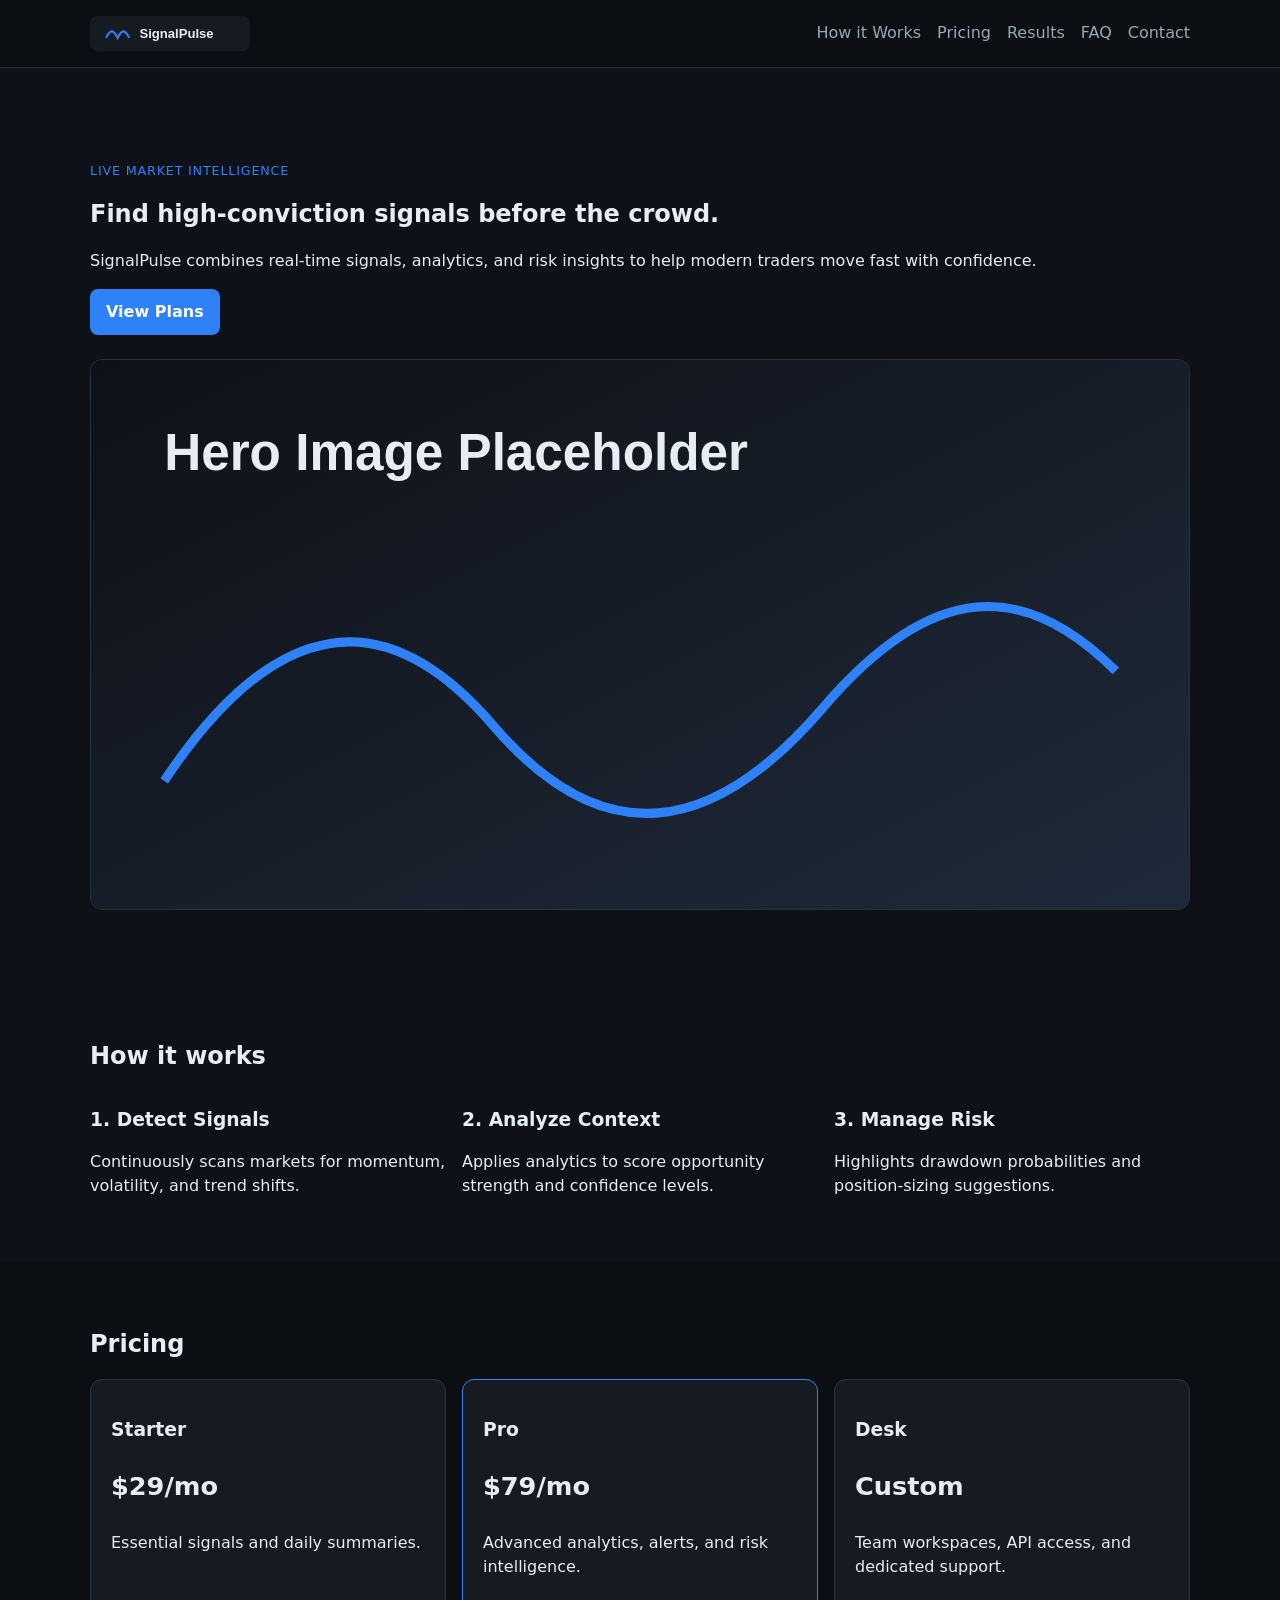
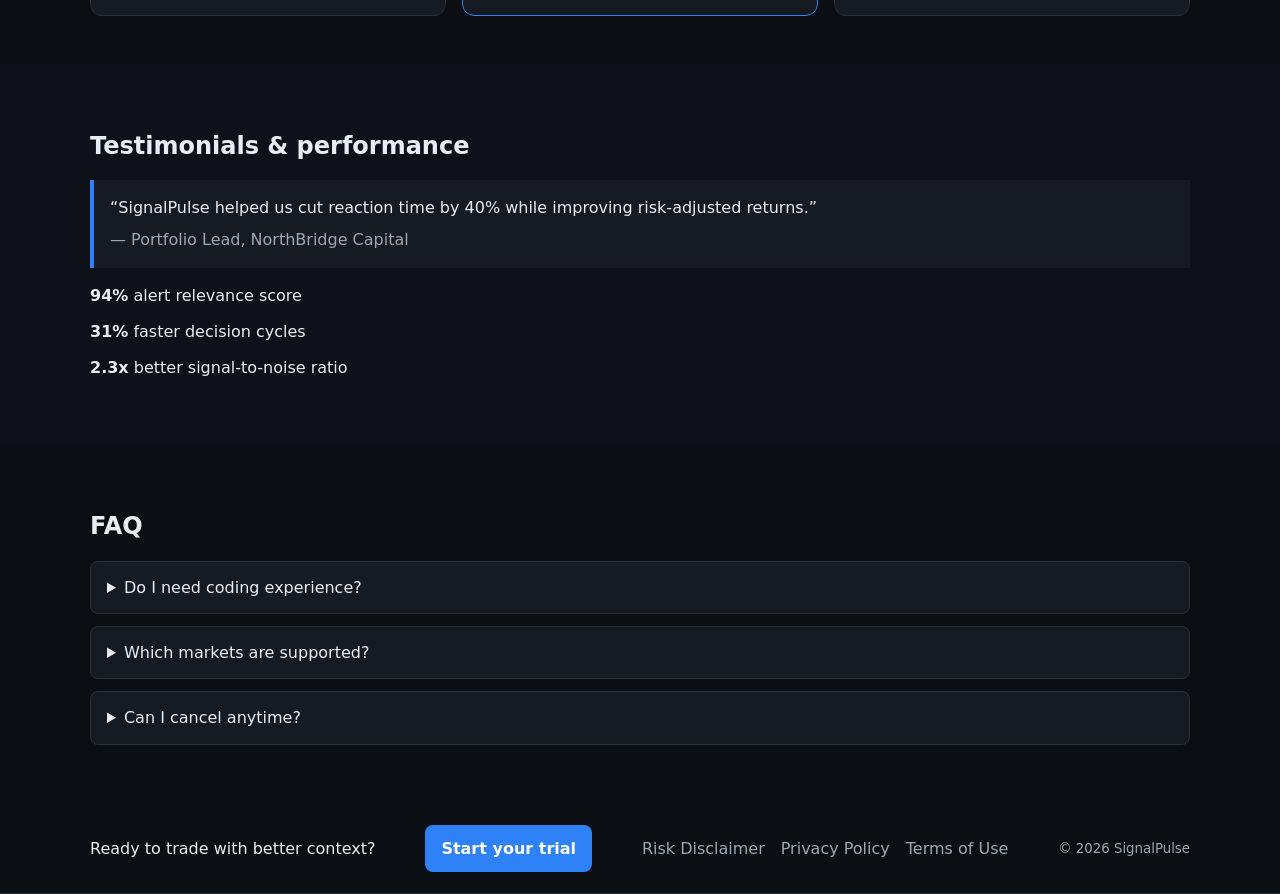
<file: index.html>
<!doctype html>
<html lang="en">
  <head>
    <meta charset="UTF-8" />
    <meta name="viewport" content="width=device-width, initial-scale=1.0" />
    <title>SignalPulse | Smarter Trading Intelligence</title>
    <link rel="stylesheet" href="styles/main.css" />
  </head>
  <body>
    <header class="site-header">
      <div class="container header-inner">
        <a class="brand" href="#top"><img src="assets/logo.svg" alt="SignalPulse" width="160" height="35" /></a>
        <nav aria-label="Primary">
          <ul class="nav-links">
            <li><a href="#how-it-works">How it Works</a></li>
            <li><a href="#pricing">Pricing</a></li>
            <li><a href="#testimonials">Results</a></li>
            <li><a href="#faq">FAQ</a></li>
            <li><a href="#contact">Contact</a></li>
          </ul>
        </nav>
      </div>
    </header>

    <main id="top">
      <section class="hero">
        <div class="container">
          <p class="eyebrow">Live market intelligence</p>
          <h1>Find high-conviction signals before the crowd.</h1>
          <p>
            SignalPulse combines real-time signals, analytics, and risk insights to
            help modern traders move fast with confidence.
          </p>
          <a class="button" href="#pricing">View Plans</a>
          <figure class="hero-image">
            <img src="assets/hero-placeholder.svg" alt="Market performance dashboard preview" />
          </figure>
        </div>
      </section>

      <section id="how-it-works" class="section">
        <div class="container">
          <h2>How it works</h2>
          <div class="grid">
            <article>
              <h3>1. Detect Signals</h3>
              <p>Continuously scans markets for momentum, volatility, and trend shifts.</p>
            </article>
            <article>
              <h3>2. Analyze Context</h3>
              <p>Applies analytics to score opportunity strength and confidence levels.</p>
            </article>
            <article>
              <h3>3. Manage Risk</h3>
              <p>Highlights drawdown probabilities and position-sizing suggestions.</p>
            </article>
          </div>
        </div>
      </section>

      <section id="pricing" class="section muted">
        <div class="container">
          <h2>Pricing</h2>
          <div class="grid plans">
            <article class="card">
              <h3>Starter</h3>
              <p class="price">$29/mo</p>
              <p>Essential signals and daily summaries.</p>
            </article>
            <article class="card featured">
              <h3>Pro</h3>
              <p class="price">$79/mo</p>
              <p>Advanced analytics, alerts, and risk intelligence.</p>
            </article>
            <article class="card">
              <h3>Desk</h3>
              <p class="price">Custom</p>
              <p>Team workspaces, API access, and dedicated support.</p>
            </article>
          </div>
        </div>
      </section>

      <section id="testimonials" class="section">
        <div class="container">
          <h2>Testimonials & performance</h2>
          <blockquote>
            “SignalPulse helped us cut reaction time by 40% while improving risk-adjusted returns.”
            <cite>— Portfolio Lead, NorthBridge Capital</cite>
          </blockquote>
          <ul class="stats" aria-label="Performance summary">
            <li><strong>94%</strong> alert relevance score</li>
            <li><strong>31%</strong> faster decision cycles</li>
            <li><strong>2.3x</strong> better signal-to-noise ratio</li>
          </ul>
        </div>
      </section>

      <section id="faq" class="section muted">
        <div class="container">
          <h2>FAQ</h2>
          <details>
            <summary>Do I need coding experience?</summary>
            <p>No. The dashboard is designed for discretionary and systematic traders alike.</p>
          </details>
          <details>
            <summary>Which markets are supported?</summary>
            <p>Equities, crypto, and major forex pairs are supported out of the box.</p>
          </details>
          <details>
            <summary>Can I cancel anytime?</summary>
            <p>Yes—plans are monthly and can be cancelled from your account settings.</p>
          </details>
        </div>
      </section>
    </main>

    <footer id="contact" class="site-footer">
      <div class="container footer-inner">
        <p>Ready to trade with better context?</p>
        <a class="button" href="mailto:hello@signalpulse.example">Start your trial</a>
        <nav aria-label="Legal">
          <ul class="nav-links footer-legal-links">
            <li><a href="risk-disclaimer.html">Risk Disclaimer</a></li>
            <li><a href="privacy-policy.html">Privacy Policy</a></li>
            <li><a href="terms.html">Terms of Use</a></li>
          </ul>
        </nav>
      </div>
    </footer>

    <script src="scripts/main.js"></script>
  </body>
</html>
</file>
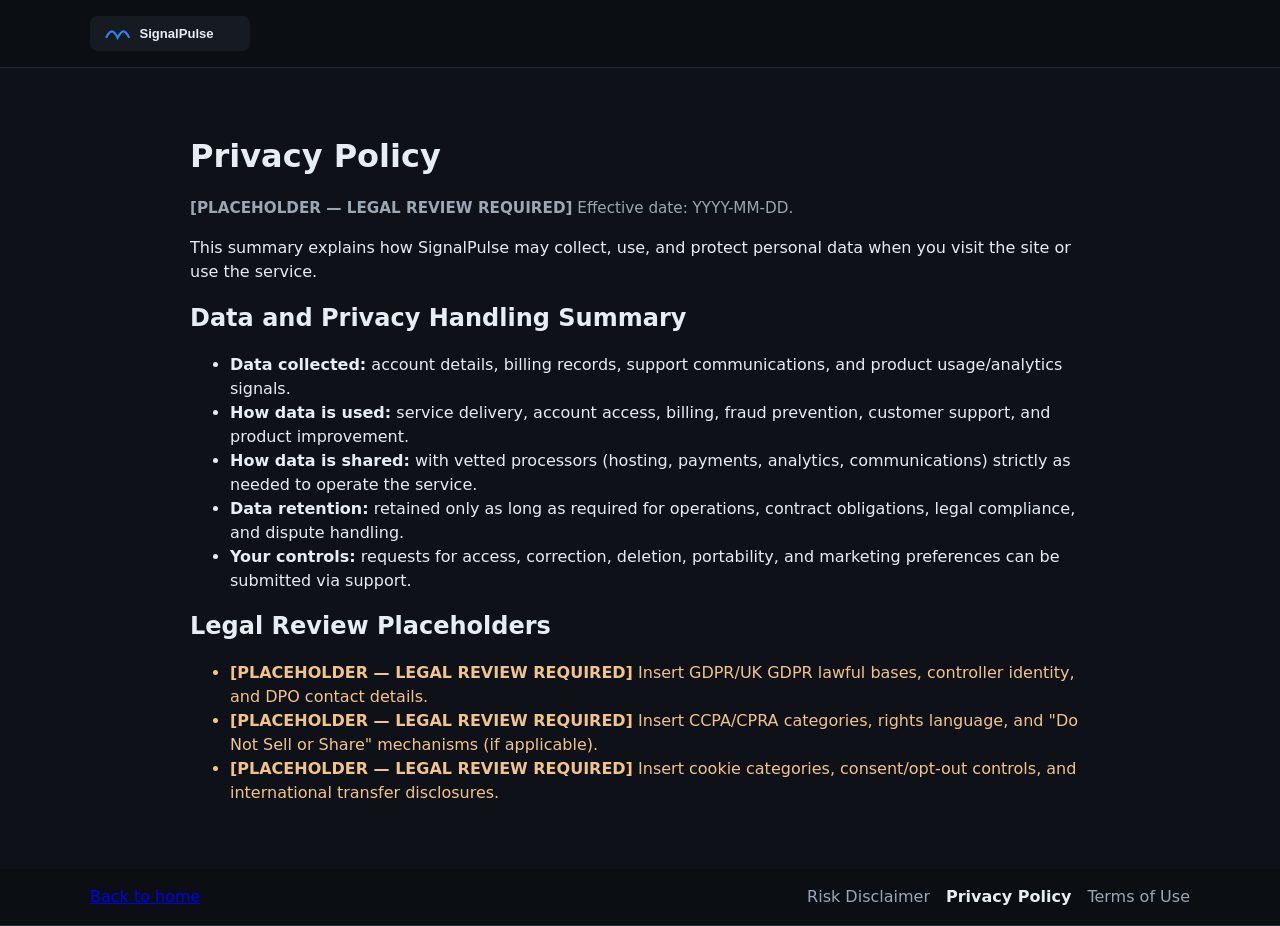
<file: privacy-policy.html>
<!doctype html>
<html lang="en">
  <head>
    <meta charset="UTF-8" />
    <meta name="viewport" content="width=device-width, initial-scale=1.0" />
    <title>Privacy Policy | SignalPulse</title>
    <link rel="stylesheet" href="styles/main.css" />
  </head>
  <body>
    <header class="site-header">
      <div class="container header-inner">
        <a class="brand" href="index.html"><img src="assets/logo.svg" alt="SignalPulse" width="160" height="35" /></a>
      </div>
    </header>

    <main class="section legal-content">
      <div class="container">
        <h1>Privacy Policy</h1>
        <p class="legal-meta"><strong>[PLACEHOLDER — LEGAL REVIEW REQUIRED]</strong> Effective date: YYYY-MM-DD.</p>
        <p>This summary explains how SignalPulse may collect, use, and protect personal data when you visit the site or use the service.</p>

        <h2>Data and Privacy Handling Summary</h2>
        <ul>
          <li><strong>Data collected:</strong> account details, billing records, support communications, and product usage/analytics signals.</li>
          <li><strong>How data is used:</strong> service delivery, account access, billing, fraud prevention, customer support, and product improvement.</li>
          <li><strong>How data is shared:</strong> with vetted processors (hosting, payments, analytics, communications) strictly as needed to operate the service.</li>
          <li><strong>Data retention:</strong> retained only as long as required for operations, contract obligations, legal compliance, and dispute handling.</li>
          <li><strong>Your controls:</strong> requests for access, correction, deletion, portability, and marketing preferences can be submitted via support.</li>
        </ul>

        <h2>Legal Review Placeholders</h2>
        <ul>
          <li class="legal-placeholder"><strong>[PLACEHOLDER — LEGAL REVIEW REQUIRED]</strong> Insert GDPR/UK GDPR lawful bases, controller identity, and DPO contact details.</li>
          <li class="legal-placeholder"><strong>[PLACEHOLDER — LEGAL REVIEW REQUIRED]</strong> Insert CCPA/CPRA categories, rights language, and "Do Not Sell or Share" mechanisms (if applicable).</li>
          <li class="legal-placeholder"><strong>[PLACEHOLDER — LEGAL REVIEW REQUIRED]</strong> Insert cookie categories, consent/opt-out controls, and international transfer disclosures.</li>
        </ul>
      </div>
    </main>

    <footer class="site-footer">
      <div class="container footer-inner">
        <a href="index.html">Back to home</a>
        <nav aria-label="Legal">
          <ul class="nav-links footer-legal-links">
            <li><a href="risk-disclaimer.html">Risk Disclaimer</a></li>
            <li><a href="privacy-policy.html" aria-current="page">Privacy Policy</a></li>
            <li><a href="terms.html">Terms of Use</a></li>
          </ul>
        </nav>
      </div>
    </footer>
  </body>
</html>
</file>
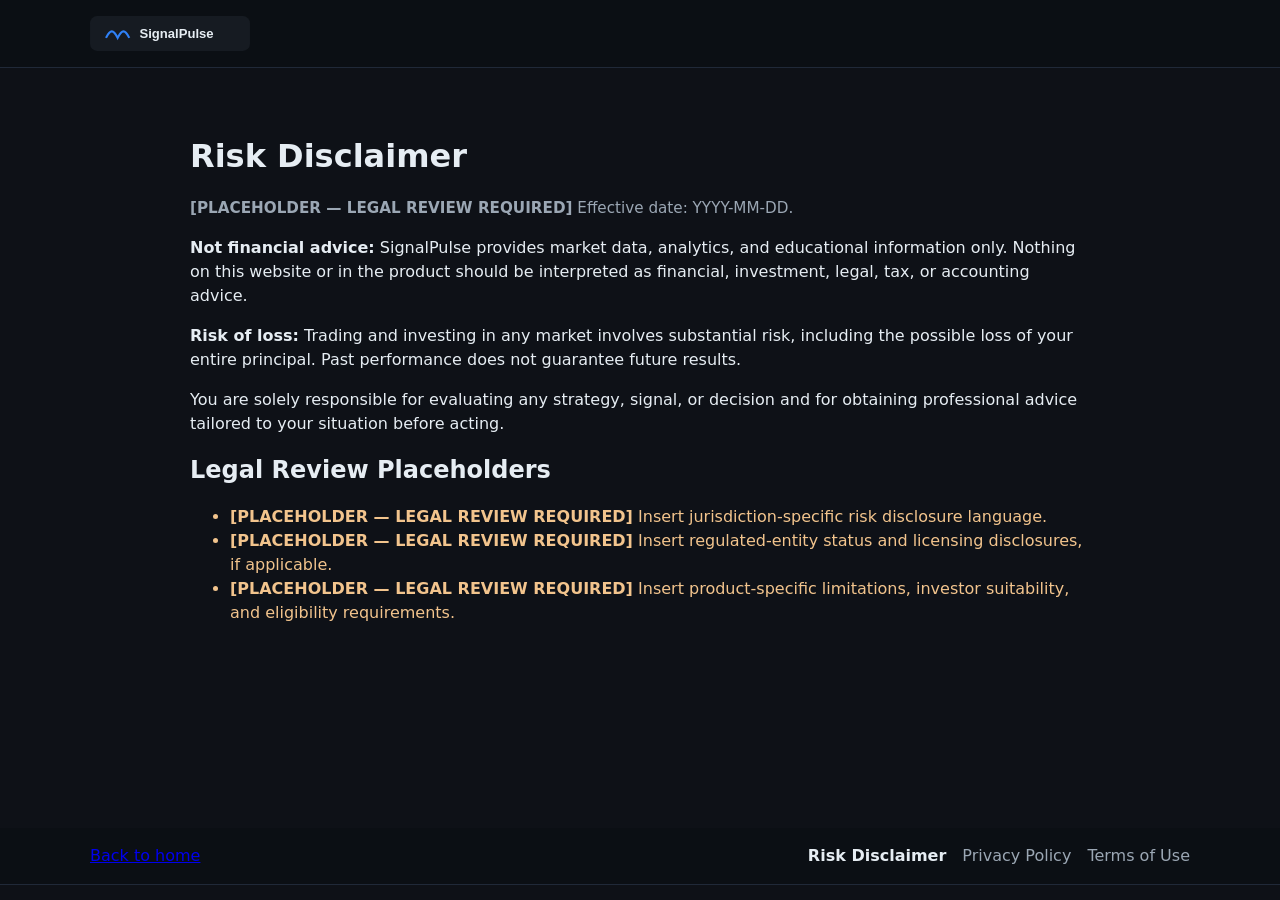
<file: risk-disclaimer.html>
<!doctype html>
<html lang="en">
  <head>
    <meta charset="UTF-8" />
    <meta name="viewport" content="width=device-width, initial-scale=1.0" />
    <title>Risk Disclaimer | SignalPulse</title>
    <link rel="stylesheet" href="styles/main.css" />
  </head>
  <body>
    <header class="site-header">
      <div class="container header-inner">
        <a class="brand" href="index.html"><img src="assets/logo.svg" alt="SignalPulse" width="160" height="35" /></a>
      </div>
    </header>

    <main class="section legal-content">
      <div class="container">
        <h1>Risk Disclaimer</h1>
        <p class="legal-meta"><strong>[PLACEHOLDER — LEGAL REVIEW REQUIRED]</strong> Effective date: YYYY-MM-DD.</p>
        <p><strong>Not financial advice:</strong> SignalPulse provides market data, analytics, and educational information only. Nothing on this website or in the product should be interpreted as financial, investment, legal, tax, or accounting advice.</p>
        <p><strong>Risk of loss:</strong> Trading and investing in any market involves substantial risk, including the possible loss of your entire principal. Past performance does not guarantee future results.</p>
        <p>You are solely responsible for evaluating any strategy, signal, or decision and for obtaining professional advice tailored to your situation before acting.</p>

        <h2>Legal Review Placeholders</h2>
        <ul>
          <li class="legal-placeholder"><strong>[PLACEHOLDER — LEGAL REVIEW REQUIRED]</strong> Insert jurisdiction-specific risk disclosure language.</li>
          <li class="legal-placeholder"><strong>[PLACEHOLDER — LEGAL REVIEW REQUIRED]</strong> Insert regulated-entity status and licensing disclosures, if applicable.</li>
          <li class="legal-placeholder"><strong>[PLACEHOLDER — LEGAL REVIEW REQUIRED]</strong> Insert product-specific limitations, investor suitability, and eligibility requirements.</li>
        </ul>
      </div>
    </main>

    <footer class="site-footer">
      <div class="container footer-inner">
        <a href="index.html">Back to home</a>
        <nav aria-label="Legal">
          <ul class="nav-links footer-legal-links">
            <li><a href="risk-disclaimer.html" aria-current="page">Risk Disclaimer</a></li>
            <li><a href="privacy-policy.html">Privacy Policy</a></li>
            <li><a href="terms.html">Terms of Use</a></li>
          </ul>
        </nav>
      </div>
    </footer>
  </body>
</html>
</file>
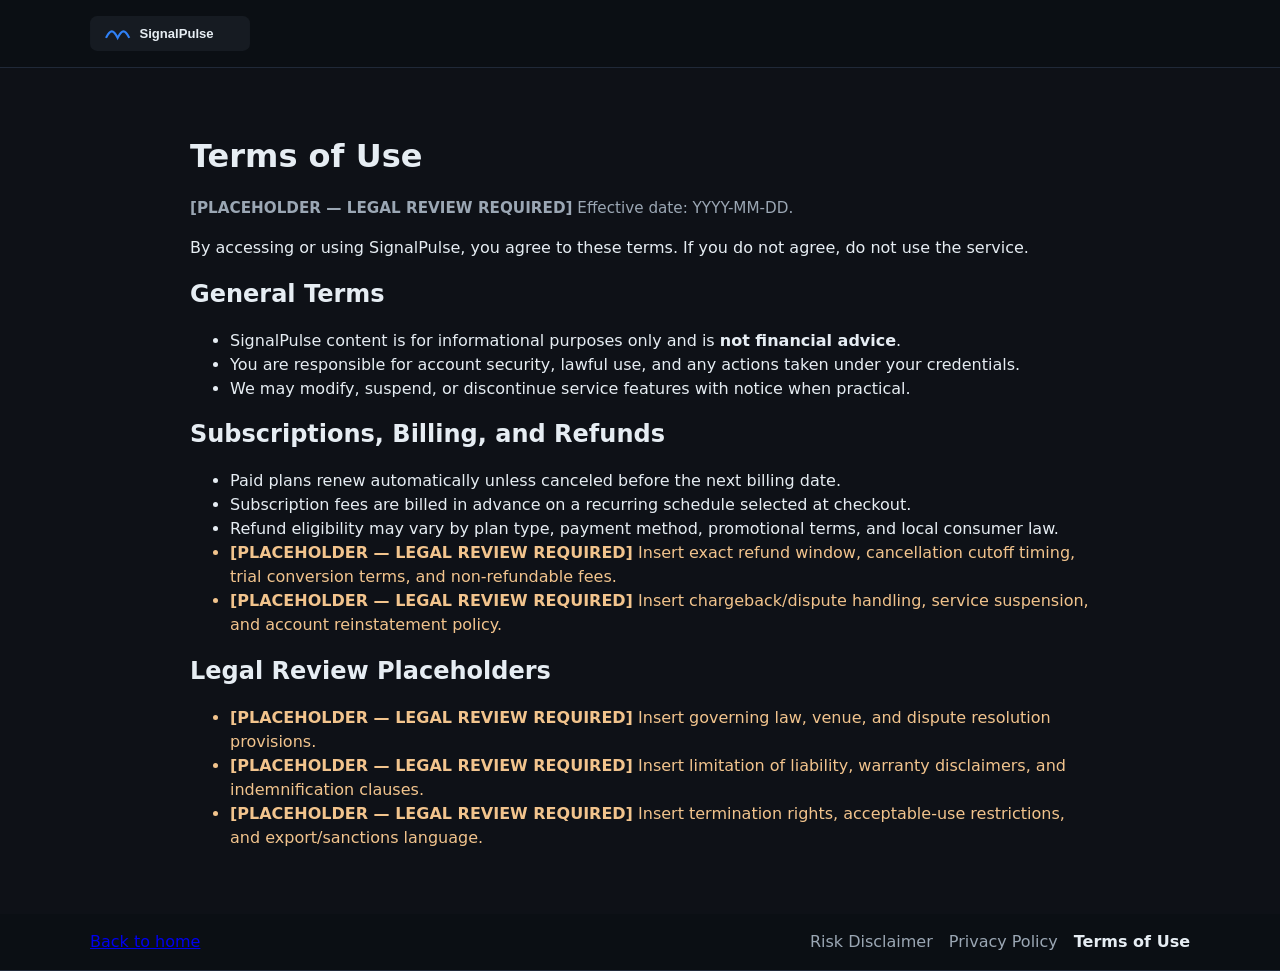
<file: terms.html>
<!doctype html>
<html lang="en">
  <head>
    <meta charset="UTF-8" />
    <meta name="viewport" content="width=device-width, initial-scale=1.0" />
    <title>Terms of Use | SignalPulse</title>
    <link rel="stylesheet" href="styles/main.css" />
  </head>
  <body>
    <header class="site-header">
      <div class="container header-inner">
        <a class="brand" href="index.html"><img src="assets/logo.svg" alt="SignalPulse" width="160" height="35" /></a>
      </div>
    </header>

    <main class="section legal-content">
      <div class="container">
        <h1>Terms of Use</h1>
        <p class="legal-meta"><strong>[PLACEHOLDER — LEGAL REVIEW REQUIRED]</strong> Effective date: YYYY-MM-DD.</p>
        <p>By accessing or using SignalPulse, you agree to these terms. If you do not agree, do not use the service.</p>

        <h2>General Terms</h2>
        <ul>
          <li>SignalPulse content is for informational purposes only and is <strong>not financial advice</strong>.</li>
          <li>You are responsible for account security, lawful use, and any actions taken under your credentials.</li>
          <li>We may modify, suspend, or discontinue service features with notice when practical.</li>
        </ul>

        <h2>Subscriptions, Billing, and Refunds</h2>
        <ul>
          <li>Paid plans renew automatically unless canceled before the next billing date.</li>
          <li>Subscription fees are billed in advance on a recurring schedule selected at checkout.</li>
          <li>Refund eligibility may vary by plan type, payment method, promotional terms, and local consumer law.</li>
          <li class="legal-placeholder"><strong>[PLACEHOLDER — LEGAL REVIEW REQUIRED]</strong> Insert exact refund window, cancellation cutoff timing, trial conversion terms, and non-refundable fees.</li>
          <li class="legal-placeholder"><strong>[PLACEHOLDER — LEGAL REVIEW REQUIRED]</strong> Insert chargeback/dispute handling, service suspension, and account reinstatement policy.</li>
        </ul>

        <h2>Legal Review Placeholders</h2>
        <ul>
          <li class="legal-placeholder"><strong>[PLACEHOLDER — LEGAL REVIEW REQUIRED]</strong> Insert governing law, venue, and dispute resolution provisions.</li>
          <li class="legal-placeholder"><strong>[PLACEHOLDER — LEGAL REVIEW REQUIRED]</strong> Insert limitation of liability, warranty disclaimers, and indemnification clauses.</li>
          <li class="legal-placeholder"><strong>[PLACEHOLDER — LEGAL REVIEW REQUIRED]</strong> Insert termination rights, acceptable-use restrictions, and export/sanctions language.</li>
        </ul>
      </div>
    </main>

    <footer class="site-footer">
      <div class="container footer-inner">
        <a href="index.html">Back to home</a>
        <nav aria-label="Legal">
          <ul class="nav-links footer-legal-links">
            <li><a href="risk-disclaimer.html">Risk Disclaimer</a></li>
            <li><a href="privacy-policy.html">Privacy Policy</a></li>
            <li><a href="terms.html" aria-current="page">Terms of Use</a></li>
          </ul>
        </nav>
      </div>
    </footer>
  </body>
</html>
</file>
<file: styles/main.css>
:root {
  --bg: #0e1117;
  --panel: #161b22;
  --text: #e6edf3;
  --muted: #9ba7b4;
  --accent: #2f81f7;
  --accent-2: #1f6feb;
}

* {
  box-sizing: border-box;
}

body {
  margin: 0;
  font-family: Inter, system-ui, -apple-system, Segoe UI, Roboto, sans-serif;
  background: var(--bg);
  color: var(--text);
  line-height: 1.5;
}

.container {
  width: min(1100px, 92vw);
  margin: 0 auto;
}

.site-header,
.site-footer {
  background: #0b0f14;
  border-bottom: 1px solid #202938;
}

.header-inner,
.footer-inner {
  display: flex;
  align-items: center;
  justify-content: space-between;
  gap: 1rem;
  padding: 1rem 0;
}

.brand {
  color: var(--text);
  text-decoration: none;
  font-weight: 700;
  font-size: 1.1rem;
}

.nav-links {
  list-style: none;
  display: flex;
  gap: 1rem;
  margin: 0;
  padding: 0;
}

.nav-links a {
  color: var(--muted);
  text-decoration: none;
}

.hero {
  padding: 5rem 0 4rem;
}

.eyebrow {
  color: var(--accent);
  text-transform: uppercase;
  letter-spacing: 0.06em;
  font-size: 0.8rem;
}

h1,
h2,
h3 {
  line-height: 1.2;
}

.section {
  padding: 3rem 0;
}

.muted {
  background: #0b0f14;
}

.grid {
  display: grid;
  gap: 1rem;
  grid-template-columns: repeat(auto-fit, minmax(220px, 1fr));
}

.card {
  background: var(--panel);
  border: 1px solid #263142;
  border-radius: 0.75rem;
  padding: 1.25rem;
}

.featured {
  border-color: var(--accent);
}

.price {
  font-size: 1.6rem;
  font-weight: 700;
}

blockquote {
  margin: 0 0 1rem;
  padding: 1rem;
  border-left: 4px solid var(--accent);
  background: var(--panel);
}

cite {
  display: block;
  margin-top: 0.5rem;
  color: var(--muted);
  font-style: normal;
}

.stats {
  list-style: none;
  padding: 0;
  display: grid;
  gap: 0.75rem;
}

details {
  background: var(--panel);
  border: 1px solid #263142;
  border-radius: 0.5rem;
  padding: 0.85rem 1rem;
  margin-bottom: 0.75rem;
}

.button {
  display: inline-block;
  background: var(--accent);
  color: white;
  text-decoration: none;
  padding: 0.7rem 1rem;
  border-radius: 0.5rem;
  font-weight: 600;
}

.button:hover,
.button:focus-visible {
  background: var(--accent-2);
}

@media (max-width: 760px) {
  .header-inner,
  .footer-inner {
    flex-direction: column;
    align-items: flex-start;
  }

  .nav-links {
    flex-wrap: wrap;
  }
}

.brand img {
  display: block;
  max-width: 100%;
  height: auto;
}

.hero-image {
  margin: 1.5rem 0 0;
}

.hero-image img {
  width: 100%;
  border-radius: 0.75rem;
  border: 1px solid #263142;
  display: block;
}

.footer-legal-links a[aria-current='page'] {
  color: var(--text);
  font-weight: 600;
}

.legal-content {
  min-height: calc(100vh - 140px);
}

.legal-content .container {
  width: min(900px, 92vw);
}

.legal-meta {
  color: var(--muted);
  font-size: 0.95rem;
}

.legal-placeholder {
  color: #f2c48d;
}
</file>
